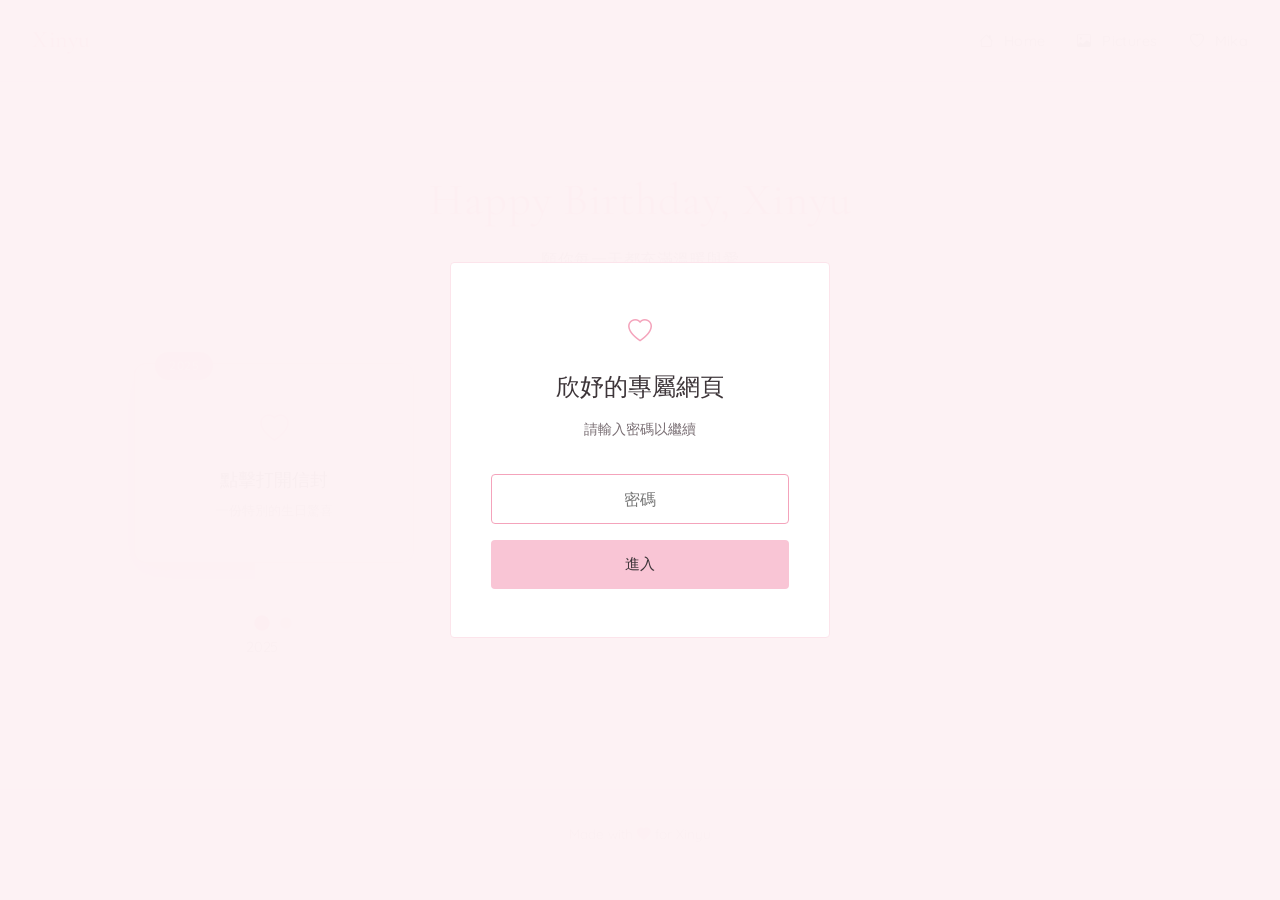
<file: index.html>
<!DOCTYPE html>
<html lang="en">
<head>
    <meta charset="UTF-8">
    <meta name="viewport" content="width=device-width, initial-scale=1.0">
    <title>xinyu</title>
    <link rel="icon" href="data:image/svg+xml,<svg xmlns='http://www.w3.org/2000/svg' viewBox='0 0 16 16'><text y='16'>❤️</text></svg>">
    <link href="https://fonts.googleapis.com/css2?family=Cormorant+Garamond:wght@300;400;500;600&family=Quicksand:wght@300;400;500&display=swap" rel="stylesheet">
    <link rel="stylesheet" href="https://cdn.jsdelivr.net/npm/bootstrap-icons@1.10.5/font/bootstrap-icons.css">
    <style>
        :root {
            --pink-50: #fdf2f5;
            --pink-100: #fce4eb;
            --pink-200: #f9c5d5;
            --pink-300: #f4a3bb;
            --pink-400: #ec7a9e;
            --pink-500: #de5080;
            --text-primary: #3d3539;
            --text-secondary: #7a6f74;
            --white: #ffffff;
        }

        * {
            margin: 0;
            padding: 0;
            box-sizing: border-box;
        }

        body {
            background-color: var(--pink-50);
            font-family: 'Quicksand', sans-serif;
            color: var(--text-primary);
            min-height: 100vh;
            line-height: 1.7;
        }

        .navbar {
            background-color: var(--white);
            padding: 1.25rem 2rem;
            display: flex;
            align-items: center;
            justify-content: space-between;
            border-bottom: 1px solid var(--pink-100);
            position: sticky;
            top: 0;
            z-index: 100;
        }

        .navbar-brand {
            font-family: 'Cormorant Garamond', serif;
            font-size: 1.5rem;
            font-weight: 500;
            color: var(--pink-400);
            text-decoration: none;
            letter-spacing: 0.5px;
        }

        .navbar-nav {
            display: flex;
            gap: 2rem;
            list-style: none;
        }

        .nav-link {
            color: var(--text-secondary);
            text-decoration: none;
            font-size: 0.9rem;
            font-weight: 400;
            transition: color 0.3s ease;
            letter-spacing: 0.3px;
        }

        .nav-link:hover {
            color: var(--pink-400);
        }

        .nav-link i {
            margin-right: 0.4rem;
        }

        .content-section {
            max-width: 1100px;
            margin: 0 auto;
            padding: 80px 24px;
        }

        .birthday-title {
            font-family: 'Cormorant Garamond', serif;
            font-size: 2.8rem;
            font-weight: 400;
            color: var(--pink-400);
            text-align: center;
            margin-bottom: 0.5rem;
            letter-spacing: 1px;
        }

        .subtitle {
            text-align: center;
            color: var(--text-secondary);
            font-size: 1rem;
            font-weight: 300;
            margin-bottom: 60px;
            letter-spacing: 0.5px;
        }

        .envelope-stack-container {
            display: flex;
            flex-direction: row;
            align-items: flex-start;
            gap: 60px;
            margin: 0 auto;
        }

        .envelope-wrapper {
            display: flex;
            flex-direction: column;
            align-items: center;
            flex-shrink: 0;
        }

        .envelope-stack {
            position: relative;
            width: 320px;
            height: 260px;
            display: flex;
            justify-content: center;
            align-items: center;
        }

        .envelope-container {
            position: absolute;
            width: 280px;
            cursor: pointer;
            transition: transform 0.6s cubic-bezier(0.34, 1.56, 0.64, 1),
                        opacity 0.5s ease,
                        filter 0.4s ease;
            will-change: transform;
        }

        .envelope-container {
            transform: scale(0.85) translateY(20px);
            opacity: 0.5;
            filter: blur(2px);
            z-index: 1;
        }

        .envelope-container.active {
            transform: scale(1) translateY(0);
            opacity: 1;
            filter: blur(0);
            z-index: 10;
        }

        .envelope-container.active:hover {
            transform: scale(1.02) translateY(-8px);
        }

        .envelope {
            width: 100%;
            height: 200px;
            background-color: var(--white);
            border: 1px solid var(--pink-200);
            border-radius: 12px;
            position: relative;
            display: flex;
            flex-direction: column;
            justify-content: center;
            align-items: center;
            transition: border-color 0.4s ease,
                        box-shadow 0.5s cubic-bezier(0.25, 0.46, 0.45, 0.94);
            box-shadow: 0 4px 15px rgba(242, 122, 154, 0.08);
        }

        .envelope-container.active .envelope {
            box-shadow: 0 15px 40px rgba(242, 122, 154, 0.18),
                        0 5px 15px rgba(242, 122, 154, 0.1);
        }

        .envelope-container.active:hover .envelope {
            border-color: var(--pink-300);
            box-shadow: 0 20px 50px rgba(242, 122, 154, 0.22),
                        0 8px 20px rgba(242, 122, 154, 0.12);
        }

        .envelope-year {
            position: absolute;
            top: -12px;
            left: 20px;
            background-color: var(--pink-200);
            color: var(--text-primary);
            padding: 4px 14px;
            border-radius: 20px;
            font-size: 0.75rem;
            font-weight: 500;
            letter-spacing: 0.5px;
            transition: background-color 0.3s ease, transform 0.3s ease;
        }

        .envelope-container.active .envelope-year {
            background-color: var(--pink-300);
            color: var(--white);
        }

        .heart-seal {
            font-size: 1.8rem;
            color: var(--pink-300);
            margin-bottom: 12px;
            transition: transform 0.4s cubic-bezier(0.34, 1.56, 0.64, 1), color 0.3s ease;
        }

        .envelope-container.active:hover .heart-seal {
            transform: scale(1.15);
            color: var(--pink-400);
        }

        .envelope h3 {
            font-family: 'Cormorant Garamond', serif;
            font-size: 1.1rem;
            font-weight: 400;
            color: var(--text-primary);
            margin-bottom: 4px;
        }

        .envelope p {
            font-size: 0.8rem;
            color: var(--text-secondary);
            font-weight: 300;
        }

        .envelope-nav {
            display: flex;
            gap: 12px;
            margin-top: 24px;
        }

        .envelope-dot {
            width: 12px;
            height: 12px;
            border-radius: 50%;
            background-color: var(--pink-200);
            border: 2px solid var(--pink-200);
            cursor: pointer;
            transition: all 0.3s cubic-bezier(0.34, 1.56, 0.64, 1);
            position: relative;
        }

        .envelope-dot:hover {
            background-color: var(--pink-300);
            border-color: var(--pink-300);
            transform: scale(1.2);
        }

        .envelope-dot.active {
            background-color: var(--pink-400);
            border-color: var(--pink-400);
            transform: scale(1.3);
        }

        .envelope-dot::after {
            content: attr(data-year);
            position: absolute;
            bottom: -24px;
            left: 50%;
            transform: translateX(-50%);
            font-size: 0.7rem;
            color: var(--text-secondary);
            white-space: nowrap;
            opacity: 0;
            transition: opacity 0.3s ease;
        }

        .envelope-dot:hover::after,
        .envelope-dot.active::after {
            opacity: 1;
        }

        .close-envelope {
            position: absolute;
            top: 12px;
            right: 12px;
            background: var(--pink-100);
            color: var(--pink-400);
            border: none;
            border-radius: 50%;
            width: 28px;
            height: 28px;
            font-size: 14px;
            cursor: pointer;
            transition: all 0.3s ease;
            display: flex;
            align-items: center;
            justify-content: center;
            opacity: 0;
            transform: scale(0);
        }

        .close-envelope:hover {
            background: var(--pink-200);
        }

        .envelope-opened .close-envelope {
            opacity: 1;
            transform: scale(1);
        }

        .envelope-opened {
            transform: translateX(-10%) scale(0.98) !important;
            z-index: 20 !important;
        }

        .envelope-opened .envelope {
            border-color: var(--pink-300);
            box-shadow: 0 12px 35px rgba(242, 122, 154, 0.2),
                        0 4px 12px rgba(242, 122, 154, 0.1);
        }

        .envelopes-hidden .envelope-container:not(.envelope-opened) {
            opacity: 0.2;
            pointer-events: none;
            filter: blur(1px);
            transition: opacity 0.5s ease, filter 0.5s ease, transform 0.5s ease;
        }

        .envelope-content {
            flex: 1;
            opacity: 0;
            transform: translateY(20px) scale(0.98);
            transition: opacity 0.6s cubic-bezier(0.25, 0.46, 0.45, 0.94),
                        transform 0.6s cubic-bezier(0.25, 0.46, 0.45, 0.94);
            display: none;
        }

        .envelope-content.show {
            opacity: 1;
            transform: translateY(0) scale(1);
            display: block;
        }

        .message-card {
            background-color: var(--white);
            border: 1px solid var(--pink-100);
            border-radius: 12px;
            padding: 40px;
            box-shadow: 0 8px 30px rgba(242, 122, 154, 0.08);
            transition: box-shadow 0.4s ease;
        }

        .message-card:hover {
            box-shadow: 0 12px 40px rgba(242, 122, 154, 0.12);
        }

        .message-card .card-header {
            text-align: center;
            margin-bottom: 24px;
            padding-bottom: 24px;
            border-bottom: 1px solid var(--pink-100);
        }

        .message-card .card-header i {
            font-size: 1.2rem;
            color: var(--pink-300);
            margin-bottom: 8px;
            display: block;
        }

        .message-card .card-header h3 {
            font-family: 'Cormorant Garamond', serif;
            font-size: 1.6rem;
            font-weight: 400;
            color: var(--text-primary);
        }

        .message-card .lead {
            font-size: 0.95rem;
            color: var(--text-secondary);
            line-height: 2;
            margin-bottom: 24px;
            font-weight: 300;
        }

        .message-card .signature {
            text-align: right;
            font-size: 0.85rem;
            color: var(--text-secondary);
            font-style: italic;
        }

        .message-card .birthday-wish {
            text-align: center;
            color: var(--pink-400);
            font-weight: 500;
            margin: 20px 0;
            font-size: 1rem;
        }

        .message-card .birthday-wish i {
            color: var(--pink-300);
        }

        .password-modal {
            position: fixed;
            top: 0;
            left: 0;
            width: 100%;
            height: 100%;
            background-color: rgba(253, 242, 244, 0.98);
            display: flex;
            justify-content: center;
            align-items: center;
            z-index: 9999;
        }

        .password-container {
            background: var(--white);
            padding: 48px 40px;
            border-radius: 4px;
            border: 1px solid var(--pink-100);
            width: 90%;
            max-width: 380px;
            text-align: center;
        }

        .password-title {
            font-family: 'Cormorant Garamond', serif;
            color: var(--text-primary);
            font-size: 1.5rem;
            font-weight: 400;
            margin-bottom: 8px;
        }

        .password-subtitle {
            color: var(--text-secondary);
            font-size: 0.9rem;
            margin-bottom: 32px;
            font-weight: 300;
        }

        .password-input {
            width: 100%;
            padding: 14px 18px;
            border: 1px solid var(--pink-200);
            border-radius: 4px;
            margin-bottom: 16px;
            font-size: 1rem;
            font-family: 'Quicksand', sans-serif;
            text-align: center;
            transition: all 0.3s ease;
            background-color: var(--pink-50);
        }

        .password-input:focus {
            outline: none;
            border-color: var(--pink-300);
            background-color: var(--white);
        }

        .password-button {
            width: 100%;
            background-color: var(--pink-200);
            color: var(--text-primary);
            border: none;
            padding: 14px 24px;
            border-radius: 4px;
            font-weight: 500;
            cursor: pointer;
            transition: all 0.3s ease;
            font-family: 'Quicksand', sans-serif;
            font-size: 0.95rem;
            letter-spacing: 0.3px;
        }

        .password-button:hover {
            background-color: var(--pink-300);
            color: var(--white);
        }

        .password-error {
            color: var(--pink-500);
            background-color: var(--pink-100);
            padding: 10px 16px;
            border-radius: 4px;
            margin-top: 16px;
            display: none;
            font-size: 0.85rem;
        }

        .heart-icon {
            font-size: 1.5rem;
            color: var(--pink-300);
            margin-bottom: 16px;
            display: block;
        }

        .footer {
            background-color: var(--white);
            padding: 32px 24px;
            text-align: center;
            border-top: 1px solid var(--pink-100);
            margin-top: 80px;
        }

        .footer p {
            color: var(--text-secondary);
            font-size: 0.85rem;
            font-weight: 300;
        }

        .footer i {
            color: var(--pink-300);
        }

        .card-confetti {
            position: fixed;
            width: 6px;
            height: 6px;
            background-color: var(--pink-300);
            position: absolute;
            top: -10px;
            border-radius: 50%;
            z-index: 10;
        }

        @media (max-width: 768px) {
            .navbar {
                padding: 1rem;
            }

            .navbar-nav {
                gap: 1rem;
            }

            .nav-link span {
                display: none;
            }

            .birthday-title {
                font-size: 2rem;
            }

            .envelope-stack-container {
                flex-direction: column;
                align-items: center;
            }

            .envelope-wrapper {
                width: 100%;
            }

            .envelope-stack {
                width: 100%;
                height: 240px;
                display: flex;
                justify-content: center;
            }

            .envelope-container {
                width: 260px;
            }

            .envelope-content {
                width: 100%;
                padding: 0;
                margin-top: 20px;
            }

            .message-card {
                padding: 24px;
            }

            .envelope-nav {
                margin-top: 20px;
            }
        }

        @keyframes fadeIn {
            from { opacity: 0; transform: translateY(10px); }
            to { opacity: 1; transform: translateY(0); }
        }

        .animate-in {
            animation: fadeIn 0.6s ease forwards;
        }
    </style>
</head>
<body>
    <div class="password-modal" id="passwordModal">
        <div class="password-container">
            <i class="bi bi-heart heart-icon"></i>
            <h2 class="password-title">欣妤的專屬網頁</h2>
            <p class="password-subtitle">請輸入密碼以繼續</p>
            <form id="passwordForm">
                <input type="password" id="passwordInput" class="password-input" placeholder="密碼" required>
                <button type="submit" class="password-button">進入</button>
                <div class="password-error" id="passwordError">
                    密碼錯誤，請重試
                </div>
            </form>
        </div>
    </div>

    <nav class="navbar">
        <a class="navbar-brand" href="./index.html">Xinyu</a>
        <ul class="navbar-nav">
            <li>
                <a class="nav-link" href="./index.html">
                    <i class="bi bi-house"></i> <span>Home</span>
                </a>
            </li>
            <li>
                <a class="nav-link" href="./about.html">
                    <i class="bi bi-image"></i> <span>Pictures</span>
                </a>
            </li>
            <li>
                <a class="nav-link" href="./mika.html">
                    <i class="bi bi-heart"></i> <span>Mika</span>
                </a>
            </li>
        </ul>
    </nav>

    <div class="content-section">
        <div class="animate-in">
            <h1 class="birthday-title">Happy Birthday, Xinyu</h1>
            <p class="subtitle">願你每一天都充滿溫暖與愛</p>
        </div>
        
        <div class="envelope-stack-container" id="envelopeStackContainer">
            <div class="envelope-wrapper">
                <div class="envelope-stack" id="envelopeStack">
                    <div class="envelope-container active" id="envelopeContainer2025" data-year="2025">
                        <div class="envelope" id="envelope2025">
                            <div class="envelope-year">2025</div>
                            <i class="bi bi-heart heart-seal"></i>
                            <h3>點擊打開信封</h3>
                            <p>一份特別的生日驚喜</p>
                        </div>
                        <button class="close-envelope" id="closeEnvelope2025">
                            <i class="bi bi-x"></i>
                        </button>
                    </div>
                    
                    <div class="envelope-container" id="envelopeContainer2022" data-year="2022">
                        <div class="envelope" id="envelope2022">
                            <div class="envelope-year">2022</div>
                            <i class="bi bi-heart heart-seal"></i>
                            <h3>點擊打開信封</h3>
                            <p>一份特別的生日驚喜</p>
                        </div>
                        <button class="close-envelope" id="closeEnvelope2022">
                            <i class="bi bi-x"></i>
                        </button>
                    </div>
                </div>
                
                <div class="envelope-nav" id="envelopeNav">
                    <div class="envelope-dot active" data-year="2025"></div>
                    <div class="envelope-dot" data-year="2022"></div>
                </div>
            </div>
            
            <div class="envelope-content" id="envelopeContent2025">
                <div class="message-card" id="messageCard2025">
                </div>
            </div>
            
            <div class="envelope-content" id="envelopeContent2022">
                <div class="message-card" id="messageCard2022">
                </div>
            </div>
        </div>
    </div>

    <footer class="footer">
        <p>Made with <i class="bi bi-heart-fill"></i> for Xinyu</p>
    </footer>

    <script>
        document.addEventListener('DOMContentLoaded', function() {
            const _$c = {
                _2025: [60,100,105,118,32,99,108,97,115,115,61,34,99,97,114,100,45,104,101,97,100,101,114,34,62,60,105,32,99,108,97,115,115,61,34,98,105,32,98,105,45,104,101,97,114,116,34,62,60,47,105,62,60,104,51,62,35242,24859,30340,27427,22948,60,47,104,51,62,60,47,100,105,118,62,60,112,32,99,108,97,115,115,61,34,108,101,97,100,34,62,36317,38626,19978,27425,20570,32178,38913,32102,20320,27794,24819,21040,24050,32147,36942,20102,51,24180,65292,36889,27425,25105,25226,32178,38913,22823,32763,26032,20570,30340,26356,31934,32251,22909,30475,65292,24076,26395,20320,26371,21916,27489,12290,26178,38291,19981,31561,20154,65292,22914,20170,25105,20497,20063,37117,24478,22823,23416,29983,35722,25104,20102,30740,31350,29983,65292,25105,20170,24180,20063,35201,21435,24037,20316,20102,65288,25165,26377,37666,36023,29983,26085,31150,29289,32102,20320,65289,12290,60,47,112,62,60,112,32,99,108,97,115,115,61,34,108,101,97,100,34,62,38614,28982,29983,27963,36234,20358,36234,24537,65292,20294,35201,35352,24471,24448,24460,30340,27599,22825,20063,35201,20445,25345,38283,24515,20581,24247,12290,26410,20358,30340,26085,23376,21487,33021,26371,38754,33256,26356,22810,30340,25361,25136,65292,21029,25812,24515,65292,25105,20063,26371,38506,33879,20320,19968,36215,38754,23565,12290,24076,26395,25105,20497,26410,20358,30340,29983,27963,21487,20197,36234,20358,36234,22909,65292,28982,24460,35352,24471,20445,25345,36939,21205,65292,32380,32396,25361,25136,39340,25289,26494,12290,60,47,112,62,60,112,32,99,108,97,115,115,61,34,108,101,97,100,34,62,26368,24460,65292,31069,20320,29983,26085,24555,27138,65292,24179,23433,20581,24247,65281,24859,20320,65374,60,47,112,62,60,112,32,99,108,97,115,115,61,34,98,105,114,116,104,100,97,121,45,119,105,115,104,34,62,29983,26085,24555,27138,32,60,105,32,99,108,97,115,115,61,34,98,105,32,98,105,45,104,101,97,114,116,45,102,105,108,108,34,62,60,47,105,62,60,47,112,62,60,112,32,99,108,97,115,115,61,34,115,105,103,110,97,116,117,114,101,34,62,38515,20896,36562,32,183,32,50,48,50,53,47,51,47,56,60,47,112,62],
                _2022: [60,100,105,118,32,99,108,97,115,115,61,34,99,97,114,100,45,104,101,97,100,101,114,34,62,60,105,32,99,108,97,115,115,61,34,98,105,32,98,105,45,104,101,97,114,116,34,62,60,47,105,62,60,104,51,62,35242,24859,30340,27427,22948,60,47,104,51,62,60,47,100,105,118,62,60,112,32,99,108,97,115,115,61,34,108,101,97,100,34,62,20170,22825,26159,20320,30340,29983,26085,65292,35352,24471,21435,24180,25105,29983,26085,26178,65292,20320,26159,31532,19968,20491,20659,35338,24687,32102,25105,30340,65292,37027,26178,20505,30340,25105,38754,33256,33879,35506,26989,21644,21319,23416,30340,22739,21147,65292,20320,30340,19968,21477,29983,26085,24555,27138,65292,24118,32102,29983,27963,22312,36855,24792,29983,27963,21644,22739,21147,20013,30340,25105,28331,26262,65292,37027,26178,20505,23601,35469,23450,20320,26159,25105,29983,21629,20013,29305,21029,30340,20154,12290,60,47,112,62,60,112,32,99,108,97,115,115,61,34,108,101,97,100,34,62,20170,22825,26159,20320,29983,26085,20195,34920,20320,21448,38263,22823,20102,19968,27506,65292,36942,21435,24190,20491,26376,25105,20497,37117,24456,24537,65292,20294,20037,20102,22909,20687,20063,25104,28858,20102,26085,24120,12290,26410,20358,30340,26085,23376,65292,20320,36681,21040,38651,27231,31995,65292,25105,20063,25104,28858,30740,31350,29983,65292,29983,27963,21487,33021,20063,22914,21516,20043,21069,19968,27171,20805,23526,65292,20294,27794,38364,20418,65292,25105,20497,36996,26159,33021,20598,29246,20986,20358,36208,36208,12290,60,47,112,62,60,112,32,99,108,97,115,115,61,34,108,101,97,100,34,62,38614,28982,25105,19968,30452,35201,20320,19981,35201,21741,21741,65292,20294,38627,36942,30340,26178,20505,21487,20197,20358,25214,25105,27794,38364,20418,25105,37117,26371,25910,30041,20320,30340,12290,36889,20123,25991,23383,26159,22312,21322,22812,23436,25104,30340,65292,24819,24517,20320,29694,22312,27491,22312,25265,33879,25105,30340,34915,26381,29087,30561,21543,65292,25105,21482,24819,36319,20320,35498,25105,24859,20320,65292,23601,22914,21516,20320,24859,25105,19968,27171,12290,38614,28982,26410,20358,30340,25361,25136,36996,24456,22810,65292,20294,20063,19981,38656,35201,21435,24819,37027,40636,22810,20102,65292,21191,25954,38754,23565,65292,25105,30456,20449,37117,33021,26377,26368,22909,30340,23433,25490,30340,65374,60,47,112,62,60,112,32,99,108,97,115,115,61,34,98,105,114,116,104,100,97,121,45,119,105,115,104,34,62,29983,26085,24555,27138,32,60,105,32,99,108,97,115,115,61,34,98,105,32,98,105,45,104,101,97,114,116,45,102,105,108,108,34,62,60,47,105,62,60,47,112,62,60,112,32,99,108,97,115,115,61,34,115,105,103,110,97,116,117,114,101,34,62,38515,20896,36562,32,183,32,50,48,50,50,47,51,47,55,60,47,112,62]
            };
            
            function _decode(arr) {
                return arr.map(function(c) { return String.fromCharCode(c); }).join('');
            }
            
            function loadCardContent() {
                const card2025 = document.getElementById('messageCard2025');
                const card2022 = document.getElementById('messageCard2022');
                if (card2025) card2025.innerHTML = _decode(_$c._2025);
                if (card2022) card2022.innerHTML = _decode(_$c._2022);
            }
            
            setupEnvelopeStack();
            
            function setupEnvelopeStack() {
                const envelopes = document.querySelectorAll('.envelope-container');
                const dots = document.querySelectorAll('.envelope-dot');
                
                envelopes.forEach((envelope) => {
                    const year = envelope.getAttribute('data-year');
                    
                    envelope.addEventListener('click', function() {
                        if (this.classList.contains('active') && !this.classList.contains('envelope-opened')) {
                            openEnvelope(year);
                        } else if (!this.classList.contains('active')) {
                            switchToEnvelope(year);
                        }
                    });
                    
                    const closeBtn = document.getElementById(`closeEnvelope${year}`);
                    closeBtn.addEventListener('click', function(e) {
                        e.stopPropagation();
                        closeEnvelope(year);
                    });
                });
                
                dots.forEach((dot) => {
                    dot.addEventListener('click', function() {
                        const year = this.getAttribute('data-year');
                        switchToEnvelope(year);
                    });
                });
            }
            
            function switchToEnvelope(year) {
                closeAllEnvelopes();
                
                document.querySelectorAll('.envelope-container').forEach(env => {
                    env.classList.remove('active');
                });
                document.querySelectorAll('.envelope-dot').forEach(dot => {
                    dot.classList.remove('active');
                });
                
                const targetEnvelope = document.getElementById(`envelopeContainer${year}`);
                const targetDot = document.querySelector(`.envelope-dot[data-year="${year}"]`);
                
                if (targetEnvelope) targetEnvelope.classList.add('active');
                if (targetDot) targetDot.classList.add('active');
            }
            
            function openEnvelope(year) {
                const envelope = document.getElementById(`envelopeContainer${year}`);
                const envelopeEl = document.getElementById(`envelope${year}`);
                const envelopeContent = document.getElementById(`envelopeContent${year}`);
                const stackContainer = document.getElementById('envelopeStackContainer');
                
                closeAllEnvelopes();
                
                envelope.classList.add('envelope-opened');
                envelopeEl.classList.add('envelope-opened');
                stackContainer.classList.add('envelopes-hidden');
                
                createConfetti();
                
                setTimeout(function() {
                    envelopeContent.classList.add('show');
                }, 200);
            }
            
            function closeEnvelope(year) {
                const envelope = document.getElementById(`envelopeContainer${year}`);
                const envelopeEl = document.getElementById(`envelope${year}`);
                const envelopeContent = document.getElementById(`envelopeContent${year}`);
                const stackContainer = document.getElementById('envelopeStackContainer');
                
                envelope.classList.remove('envelope-opened');
                envelopeEl.classList.remove('envelope-opened');
                envelopeContent.classList.remove('show');
                stackContainer.classList.remove('envelopes-hidden');
            }
            
            function closeAllEnvelopes() {
                document.querySelectorAll('.envelope-container').forEach(envelope => {
                    const year = envelope.getAttribute('data-year');
                    const envelopeEl = document.getElementById(`envelope${year}`);
                    const envelopeContent = document.getElementById(`envelopeContent${year}`);
                    
                    envelope.classList.remove('envelope-opened');
                    envelopeEl.classList.remove('envelope-opened');
                    envelopeContent.classList.remove('show');
                });
                
                document.getElementById('envelopeStackContainer').classList.remove('envelopes-hidden');
            }

            function createConfetti() {
                const colors = ['#f9c5d5', '#f4a3bb', '#fce4eb', '#ec7a9e'];
                const totalConfetti = 30;
                
                for (let i = 0; i < totalConfetti; i++) {
                    const confetti = document.createElement('div');
                    confetti.className = 'card-confetti';
                    confetti.style.backgroundColor = colors[Math.floor(Math.random() * colors.length)];
                    confetti.style.left = Math.random() * 100 + '%';
                    confetti.style.width = (Math.random() * 4 + 4) + 'px';
                    confetti.style.height = confetti.style.width;
                    
                    document.body.appendChild(confetti);
                    
                    const animation = confetti.animate([
                        { transform: 'translate3d(0,0,0)', opacity: 0.8 },
                        { transform: `translate3d(${Math.random() * 150 - 75}px, ${Math.random() * 300 + 300}px, 0)`, opacity: 0 }
                    ], {
                        duration: Math.random() * 2000 + 1500,
                        easing: 'cubic-bezier(0,0.9,0.57,1)',
                        delay: Math.random() * 500
                    });
                    
                    animation.onfinish = function() {
                        confetti.remove();
                    };
                }
            }


            const CORRECT_HASH = '355f911a631e4159237ce877e94f10757a6a563f5ad1d0aa7279bf488213dd0c';
            
            async function sha256(message) {
                const msgBuffer = new TextEncoder().encode(message);
                const hashBuffer = await crypto.subtle.digest('SHA-256', msgBuffer);
                const hashArray = Array.from(new Uint8Array(hashBuffer));
                const hashHex = hashArray.map(b => b.toString(16).padStart(2, '0')).join('');
                return hashHex;
            }
            
            const passwordForm = document.getElementById('passwordForm');
            const passwordInput = document.getElementById('passwordInput');
            const passwordError = document.getElementById('passwordError');
            const passwordModal = document.getElementById('passwordModal');
            const passwordContainer = document.querySelector('.password-container');
            
            if (sessionStorage.getItem('xinyuAuthenticated') === 'true') {
                passwordModal.style.display = 'none';
                loadCardContent();
            } else {
                let attempts = 0;
                const maxAttempts = 3;
                
                passwordForm.addEventListener('submit', async function(e) {
                    e.preventDefault();
                    const password = passwordInput.value;
                    const inputHash = await sha256(password);
                    
                    if (inputHash === CORRECT_HASH) {
                        sessionStorage.setItem('xinyuAuthenticated', 'true');
                        
                        loadCardContent();
                        
                        passwordModal.style.transition = 'opacity 0.6s ease';
                        passwordModal.style.opacity = '0';
                        setTimeout(() => {
                            passwordModal.style.display = 'none';
                        }, 600);
                    } else {
                        attempts++;
                        passwordError.style.display = 'block';
                        passwordInput.value = '';
                        passwordInput.focus();
                        
                        passwordContainer.style.animation = 'shake 0.4s ease';
                        setTimeout(() => {
                            passwordContainer.style.animation = '';
                        }, 400);
                        
                        if (attempts >= maxAttempts) {
                            setTimeout(function() {
                                window.location.href = "https://www.google.com";
                            }, 1000);
                        }
                    }
                });
                
                passwordInput.focus();
            }
        });
    </script>
    
    <style>
        @keyframes shake {
            0%, 100% { transform: translateX(0); }
            25% { transform: translateX(-5px); }
            75% { transform: translateX(5px); }
        }
    </style>
</body>
</html>
</file>
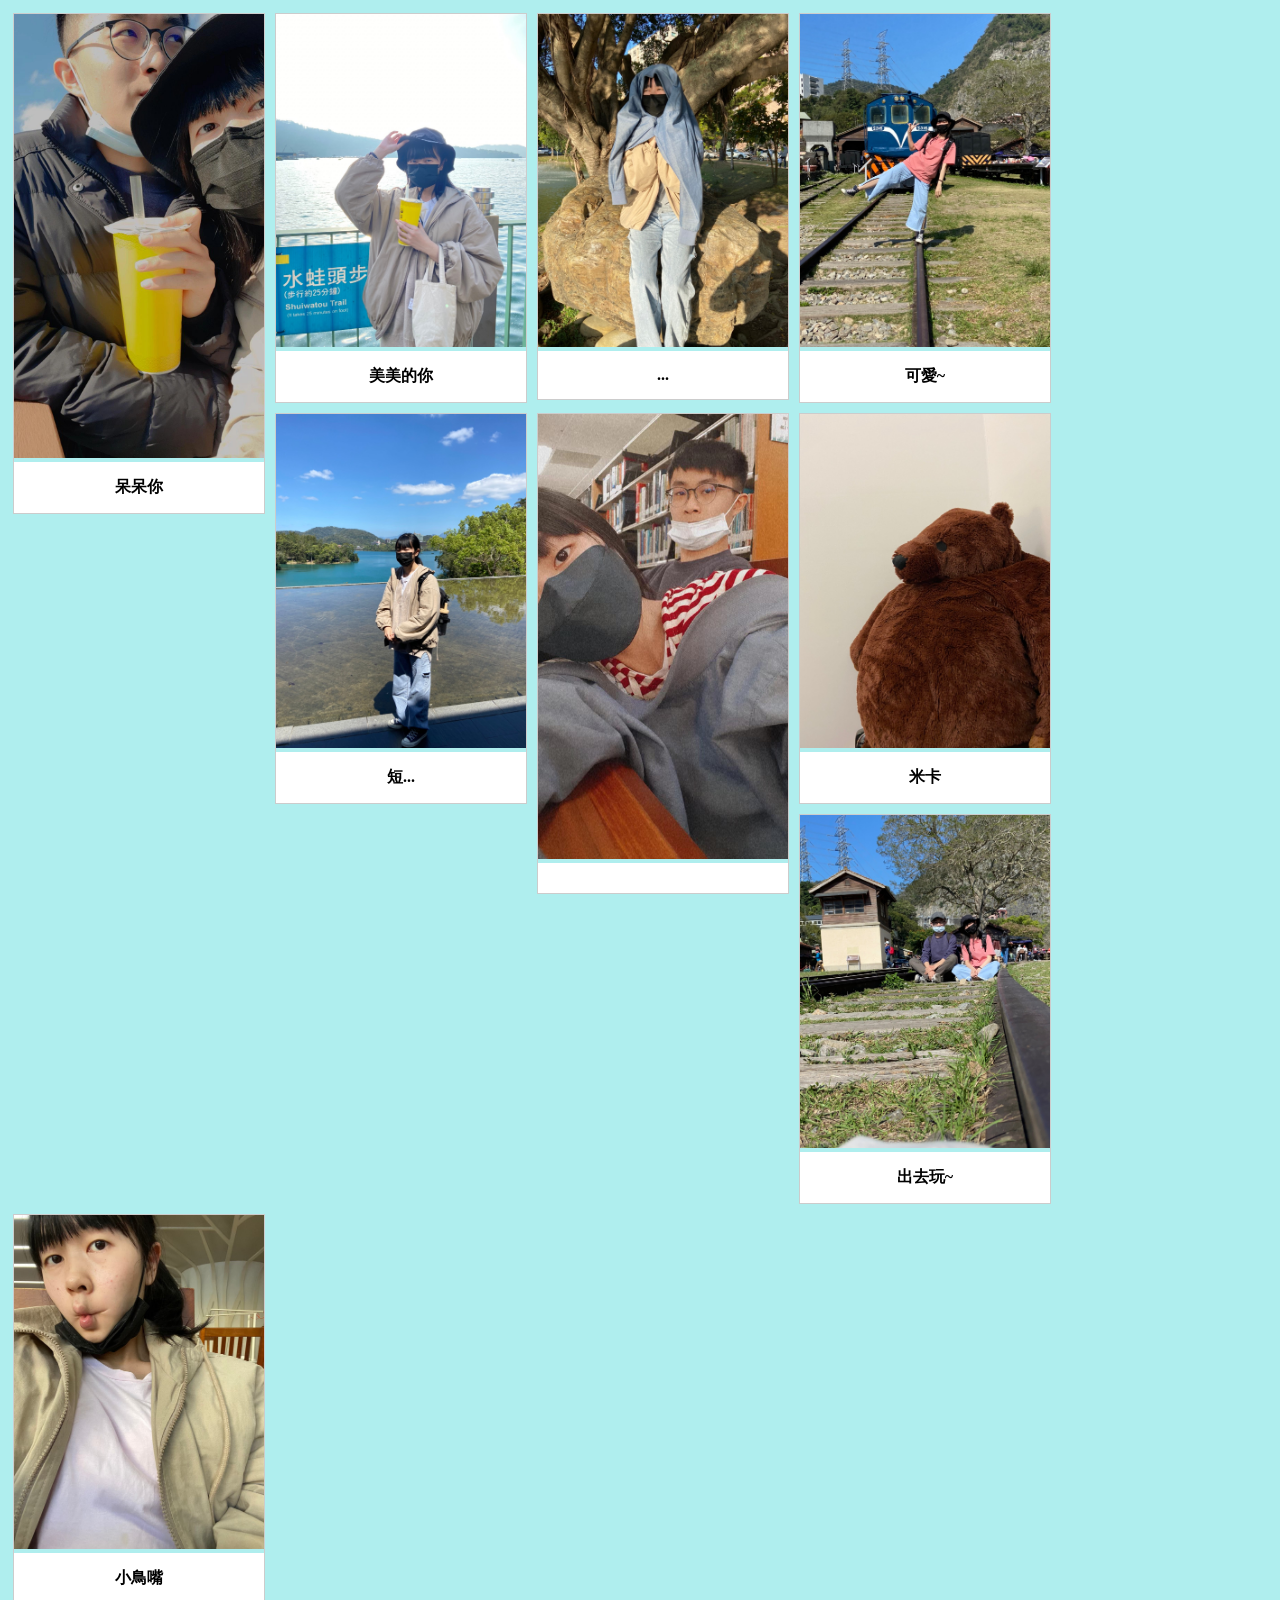
<file: pic/index.html>
<!DOCTYPE html>
<html>
<head>
<style>
body{
    background-color:paleturquoise;
}
div.gallery {
  margin: 5px;
  border: 1px solid #ccc;
  float: left;
  width: 250px;
}

div.gallery:hover {
  border: 1px solid #777;
}

div.gallery img {
  width: 100%;
  height: auto;
}

div.desc {
  padding: 15px;
  text-align: center;
  background-color: white;
  font-weight: bold;
}
</style>
</head>
<body>

<div class="gallery">
  <a target="_blank" href="./uspic/LINE_ALBUM_紀錄一下偶們ㄉ生活_220308.jpg">
    <img src="./uspic/LINE_ALBUM_紀錄一下偶們ㄉ生活_220308.jpg" alt="" width="600" height="400">
  </a>
  <div class="desc">呆呆你</div>
</div>

<div class="gallery">
  <a target="_blank" href="./uspic/LINE_ALBUM_紀錄一下偶們ㄉ生活_220308_0.jpg">
    <img src="./uspic/LINE_ALBUM_紀錄一下偶們ㄉ生活_220308_0.jpg" alt="" width="600" height="400">
  </a>
  <div class="desc">美美的你</div>
</div>
<div class="gallery">
  <a target="_blank" href="./uspic/LINE_ALBUM_紀錄一下偶們ㄉ生活_220309_200.jpg">
    <img src="./uspic/LINE_ALBUM_紀錄一下偶們ㄉ生活_220309_200.jpg" alt="" width="800" height="600">
  </a>
  <div class="desc">...</div>
</div>
<div class="gallery">
  <a target="_blank" href="./uspic/LINE_ALBUM_紀錄一下偶們ㄉ生活_220309_190.jpg">
    <img src="./uspic/LINE_ALBUM_紀錄一下偶們ㄉ生活_220309_190.jpg" alt="" width="800" height="600">
  </a>
  <div class="desc">可愛~</div>
</div>
<div class="gallery">
  <a target="_blank" href="./uspic/LINE_ALBUM_紀錄一下偶們ㄉ生活_220309_137.jpg">
    <img src="./uspic/LINE_ALBUM_紀錄一下偶們ㄉ生活_220309_137.jpg" alt="" width="800" height="600">
  </a>
  <div class="desc">短...</div>
</div>
<div class="gallery">
  <a target="_blank" href="./uspic/LINE_ALBUM_紀錄一下偶們ㄉ生活_220309_45.jpg">
    <img src="./uspic/LINE_ALBUM_紀錄一下偶們ㄉ生活_220309_45.jpg" alt="" width="800" height="600">
  </a>
  <div class="desc"></div>
</div>
<div class="gallery">
  <a target="_blank" href="./uspic/LINE_ALBUM_紀錄一下偶們ㄉ生活_220309_90.jpg">
    <img src="./uspic/LINE_ALBUM_紀錄一下偶們ㄉ生活_220309_90.jpg" alt="" width="800" height="600">
  </a>
  <div class="desc">米卡</div>
</div>
<div class="gallery">
  <a target="_blank" href="./uspic/LINE_ALBUM_紀錄一下偶們ㄉ生活_220309_191.jpg">
    <img src="./uspic/LINE_ALBUM_紀錄一下偶們ㄉ生活_220309_191.jpg" alt="" width="800" height="600">
  </a>
  <div class="desc">出去玩~</div>
</div>
<div class="gallery">
  <a target="_blank" href="./uspic/LINE_ALBUM_紀錄一下偶們ㄉ生活_220309_89.jpg">
    <img src="./uspic/LINE_ALBUM_紀錄一下偶們ㄉ生活_220309_89.jpg" alt="" width="800" height="600">
  </a>
  <div class="desc">小鳥嘴</div>
</div>


</body>
</html>
</file>
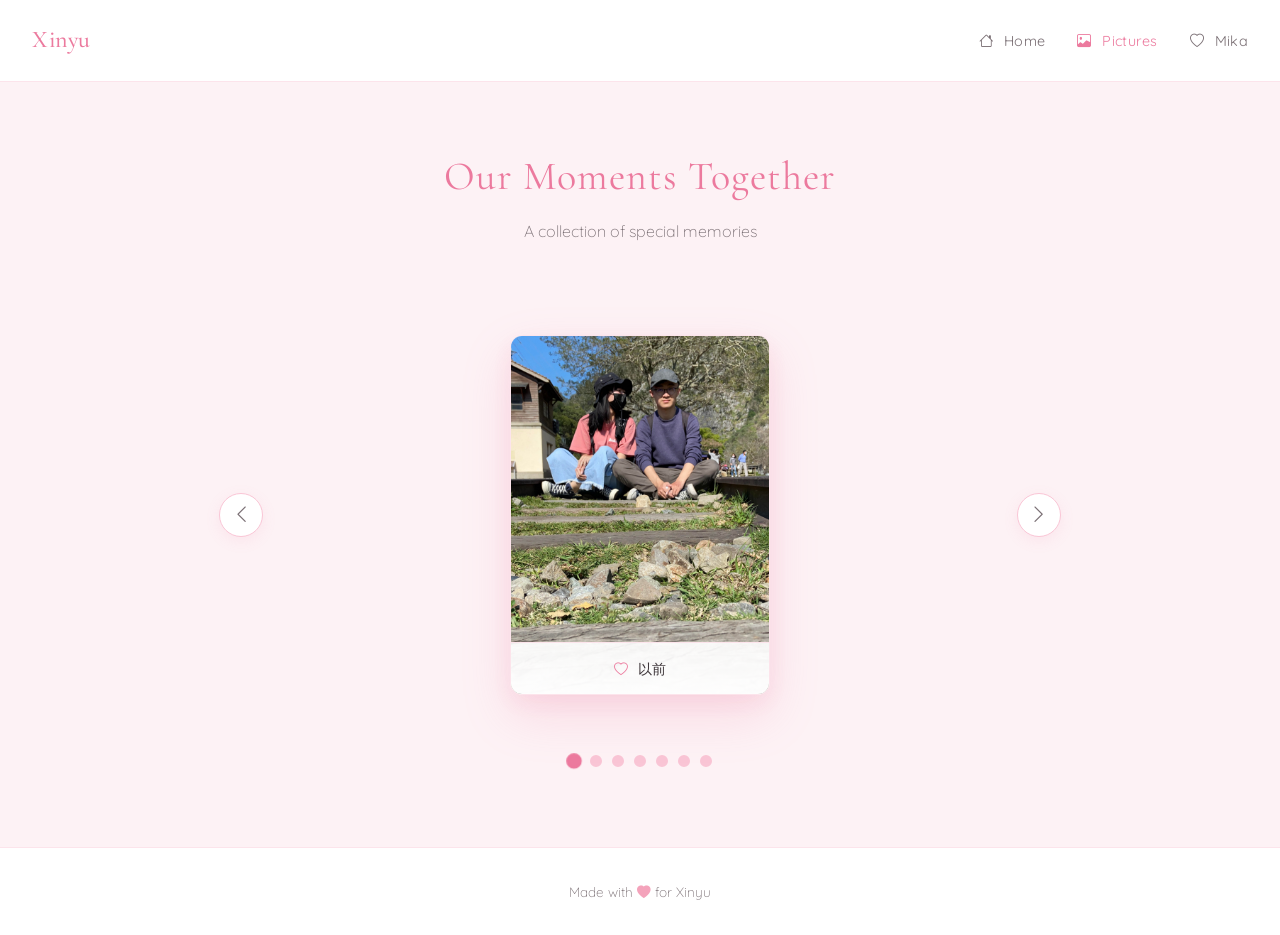
<file: about.html>
<!DOCTYPE html>
<html lang="en">
<head>
    <meta charset="UTF-8">
    <meta name="viewport" content="width=device-width, initial-scale=1.0">
    <title>Pictures - Xinyu</title>
    <link rel="icon" href="data:image/svg+xml,<svg xmlns='http://www.w3.org/2000/svg' viewBox='0 0 16 16'><text y='16'>❤️</text></svg>">
    <link href="https://fonts.googleapis.com/css2?family=Cormorant+Garamond:wght@300;400;500;600&family=Quicksand:wght@300;400;500&display=swap" rel="stylesheet">
    <link rel="stylesheet" href="https://cdn.jsdelivr.net/npm/bootstrap-icons@1.10.5/font/bootstrap-icons.css">
    <style>
        :root {
            --pink-50: #fdf2f5;
            --pink-100: #fce4eb;
            --pink-200: #f9c5d5;
            --pink-300: #f4a3bb;
            --pink-400: #ec7a9e;
            --pink-500: #de5080;
            --text-primary: #3d3539;
            --text-secondary: #7a6f74;
            --white: #ffffff;
        }

        * {
            margin: 0;
            padding: 0;
            box-sizing: border-box;
        }

        body {
            background-color: var(--pink-50);
            font-family: 'Quicksand', sans-serif;
            color: var(--text-primary);
            min-height: 100vh;
            line-height: 1.7;
        }

        /* Minimal Navbar */
        .navbar {
            background-color: var(--white);
            padding: 1.25rem 2rem;
            display: flex;
            align-items: center;
            justify-content: space-between;
            border-bottom: 1px solid var(--pink-100);
            position: sticky;
            top: 0;
            z-index: 100;
        }

        .navbar-brand {
            font-family: 'Cormorant Garamond', serif;
            font-size: 1.5rem;
            font-weight: 500;
            color: var(--pink-400);
            text-decoration: none;
            letter-spacing: 0.5px;
        }

        .navbar-nav {
            display: flex;
            gap: 2rem;
            list-style: none;
        }

        .nav-link {
            color: var(--text-secondary);
            text-decoration: none;
            font-size: 0.9rem;
            font-weight: 400;
            transition: color 0.3s ease;
            letter-spacing: 0.3px;
        }

        .nav-link:hover,
        .nav-link.active {
            color: var(--pink-400);
        }

        .nav-link i {
            margin-right: 0.4rem;
        }

        /* Page Header */
        .page-header {
            text-align: center;
            padding: 60px 24px 40px;
        }

        .page-header h1 {
            font-family: 'Cormorant Garamond', serif;
            font-size: 2.5rem;
            font-weight: 400;
            color: var(--pink-400);
            margin-bottom: 0.5rem;
            letter-spacing: 1px;
        }

        .page-header p {
            color: var(--text-secondary);
            font-size: 1rem;
            font-weight: 300;
        }

        /* Photo Gallery */
        .gallery-container {
            max-width: 1100px;
            margin: 0 auto;
            padding: 20px 24px 80px;
        }

        .gallery-wrapper {
            display: flex;
            flex-direction: column;
            align-items: center;
        }

        .photo-stack {
            display: flex;
            justify-content: center;
            align-items: center;
            min-height: 420px;
            position: relative;
            perspective: 1200px;
            width: 100%;
        }

        .photo-card {
            position: absolute;
            width: 260px;
            height: 360px;
            background: var(--white);
            border: 1px solid var(--pink-100);
            border-radius: 12px;
            overflow: hidden;
            transition: transform 0.6s cubic-bezier(0.34, 1.56, 0.64, 1),
                        box-shadow 0.5s cubic-bezier(0.25, 0.46, 0.45, 0.94),
                        border-color 0.4s ease,
                        opacity 0.5s ease,
                        filter 0.4s ease;
            cursor: pointer;
            box-shadow: 0 4px 15px rgba(236, 122, 158, 0.1);
            will-change: transform;
        }

        /* 非活躍的照片 - 縮小並在後面 */
        .photo-card {
            transform: scale(0.75) translateY(30px);
            opacity: 0.4;
            filter: blur(2px) grayscale(0.3);
            z-index: 1;
        }

        /* 活躍的照片 - 浮到前面 */
        .photo-card.active {
            transform: scale(1) translateY(0);
            opacity: 1;
            filter: blur(0) grayscale(0);
            z-index: 10;
            box-shadow: 0 20px 50px rgba(236, 122, 158, 0.2),
                        0 8px 20px rgba(236, 122, 158, 0.12);
        }

        .photo-card.active:hover {
            transform: scale(1.03) translateY(-10px);
            box-shadow: 0 25px 60px rgba(236, 122, 158, 0.25),
                        0 12px 25px rgba(236, 122, 158, 0.15);
            border-color: var(--pink-300);
        }

        .photo-card img {
            width: 100%;
            height: 100%;
            object-fit: cover;
            transition: transform 0.5s cubic-bezier(0.25, 0.46, 0.45, 0.94);
        }

        .photo-card.active:hover img {
            transform: scale(1.05);
        }

        .photo-card .photo-caption {
            position: absolute;
            bottom: 0;
            left: 0;
            right: 0;
            background: linear-gradient(to top, rgba(255, 255, 255, 0.98), rgba(255, 255, 255, 0.9));
            color: var(--text-primary);
            padding: 14px 12px;
            text-align: center;
            font-size: 0.85rem;
            font-weight: 400;
            transform: translateY(0);
            border-top: 1px solid var(--pink-100);
            opacity: 0;
            transition: opacity 0.4s ease;
        }

        .photo-card.active .photo-caption {
            opacity: 1;
        }

        .photo-caption i {
            color: var(--pink-400);
            margin-right: 6px;
            transition: transform 0.3s ease;
        }

        /* Navigation Dots */
        .photo-nav {
            display: flex;
            gap: 10px;
            margin-top: 30px;
            flex-wrap: wrap;
            justify-content: center;
            max-width: 300px;
        }

        .photo-dot {
            width: 12px;
            height: 12px;
            border-radius: 50%;
            background-color: var(--pink-200);
            border: 2px solid var(--pink-200);
            cursor: pointer;
            transition: all 0.3s cubic-bezier(0.34, 1.56, 0.64, 1);
        }

        .photo-dot:hover {
            background-color: var(--pink-300);
            border-color: var(--pink-300);
            transform: scale(1.2);
        }

        .photo-dot.active {
            background-color: var(--pink-400);
            border-color: var(--pink-400);
            transform: scale(1.3);
        }

        /* Arrow Navigation */
        .gallery-arrows {
            position: absolute;
            top: 50%;
            transform: translateY(-50%);
            width: 44px;
            height: 44px;
            border-radius: 50%;
            background: var(--white);
            border: 1px solid var(--pink-200);
            display: flex;
            align-items: center;
            justify-content: center;
            cursor: pointer;
            color: var(--text-secondary);
            font-size: 1.2rem;
            transition: all 0.3s cubic-bezier(0.25, 0.46, 0.45, 0.94);
            box-shadow: 0 4px 15px rgba(236, 122, 158, 0.1);
            z-index: 20;
        }

        .gallery-arrows:hover {
            background: var(--pink-100);
            border-color: var(--pink-300);
            color: var(--pink-400);
            transform: translateY(-50%) scale(1.1);
            box-shadow: 0 6px 20px rgba(236, 122, 158, 0.15);
        }

        .gallery-prev {
            left: 10%;
        }

        .gallery-next {
            right: 10%;
        }

        .gallery-prev:hover {
            transform: translateY(-50%) scale(1.1) translateX(-3px);
        }

        .gallery-next:hover {
            transform: translateY(-50%) scale(1.1) translateX(3px);
        }

        @keyframes heartBeat {
            0%, 100% { transform: scale(1); }
            25% { transform: scale(1.2); }
            50% { transform: scale(1); }
            75% { transform: scale(1.15); }
        }

        /* Image Modal */
        .image-modal {
            display: none;
            position: fixed;
            z-index: 1000;
            left: 0;
            top: 0;
            width: 100%;
            height: 100%;
            background-color: rgba(253, 242, 245, 0.98);
            opacity: 0;
            transition: opacity 0.4s cubic-bezier(0.25, 0.46, 0.45, 0.94);
            backdrop-filter: blur(10px);
        }

        .image-modal.show {
            opacity: 1;
        }

        .modal-content {
            position: absolute;
            top: 50%;
            left: 50%;
            transform: translate(-50%, -50%) scale(0.9);
            max-width: 85%;
            max-height: 80vh;
            object-fit: contain;
            border-radius: 12px;
            border: 1px solid var(--pink-100);
            transition: transform 0.5s cubic-bezier(0.34, 1.56, 0.64, 1),
                        opacity 0.4s ease;
            box-shadow: 0 20px 60px rgba(236, 122, 158, 0.2);
        }

        .image-modal.show .modal-content {
            transform: translate(-50%, -50%) scale(1);
        }

        .close {
            position: absolute;
            top: 24px;
            right: 32px;
            color: var(--text-secondary);
            font-size: 28px;
            cursor: pointer;
            transition: all 0.3s cubic-bezier(0.25, 0.46, 0.45, 0.94);
            background: var(--white);
            width: 44px;
            height: 44px;
            border-radius: 50%;
            display: flex;
            align-items: center;
            justify-content: center;
            border: 1px solid var(--pink-100);
            box-shadow: 0 4px 15px rgba(236, 122, 158, 0.1);
        }

        .close:hover {
            color: var(--pink-400);
            border-color: var(--pink-300);
            transform: rotate(90deg) scale(1.1);
            box-shadow: 0 6px 20px rgba(236, 122, 158, 0.15);
        }

        .nav-arrows {
            position: absolute;
            top: 50%;
            transform: translateY(-50%);
            color: var(--text-secondary);
            font-size: 1.5rem;
            cursor: pointer;
            transition: all 0.3s cubic-bezier(0.25, 0.46, 0.45, 0.94);
            background: var(--white);
            width: 52px;
            height: 52px;
            border-radius: 50%;
            display: flex;
            align-items: center;
            justify-content: center;
            border: 1px solid var(--pink-100);
            box-shadow: 0 4px 15px rgba(236, 122, 158, 0.1);
        }

        .nav-arrows:hover {
            color: var(--pink-400);
            border-color: var(--pink-300);
            transform: translateY(-50%) scale(1.1);
            box-shadow: 0 8px 25px rgba(236, 122, 158, 0.2);
        }

        .prev:hover {
            transform: translateY(-50%) scale(1.1) translateX(-3px);
        }

        .next:hover {
            transform: translateY(-50%) scale(1.1) translateX(3px);
        }

        .prev { left: 24px; }
        .next { right: 24px; }

        .caption-container {
            position: absolute;
            bottom: 32px;
            left: 50%;
            transform: translateX(-50%);
            background: var(--white);
            padding: 12px 24px;
            border-radius: 4px;
            border: 1px solid var(--pink-100);
            color: var(--text-primary);
            font-size: 0.9rem;
        }

        .loader {
            border: 2px solid var(--pink-100);
            border-radius: 50%;
            border-top: 2px solid var(--pink-400);
            width: 32px;
            height: 32px;
            animation: spin 0.8s linear infinite;
            position: absolute;
            top: 50%;
            left: 50%;
            margin: -16px 0 0 -16px;
            display: none;
        }

        @keyframes spin {
            0% { transform: rotate(0deg); }
            100% { transform: rotate(360deg); }
        }

        /* Footer */
        .footer {
            background-color: var(--white);
            padding: 32px 24px;
            text-align: center;
            border-top: 1px solid var(--pink-100);
        }

        .footer p {
            color: var(--text-secondary);
            font-size: 0.85rem;
            font-weight: 300;
        }

        .footer i {
            color: var(--pink-300);
        }

        /* Responsive */
        @media (max-width: 768px) {
            .navbar {
                padding: 1rem;
            }

            .navbar-nav {
                gap: 1rem;
            }

            .nav-link span {
                display: none;
            }

            .page-header h1 {
                font-size: 1.8rem;
            }

            .photo-card {
                width: 200px;
                height: 280px;
                border-radius: 8px;
            }

            .photo-stack {
                min-height: 360px;
            }

            .photo-card.active:hover {
                transform: scale(1.02) translateY(-8px);
            }

            .photo-card .photo-caption {
                padding: 10px 8px;
                font-size: 0.75rem;
            }

            .gallery-arrows {
                width: 36px;
                height: 36px;
                font-size: 1rem;
            }

            .gallery-prev {
                left: 5%;
            }

            .gallery-next {
                right: 5%;
            }

            .photo-nav {
                margin-top: 24px;
            }

            .photo-dot {
                width: 10px;
                height: 10px;
            }
        }

        /* Animation */
        @keyframes fadeIn {
            from { opacity: 0; transform: translateY(10px); }
            to { opacity: 1; transform: translateY(0); }
        }

        .animate-in {
            animation: fadeIn 0.6s ease forwards;
        }
    </style>
</head>
<body>
    <!-- Minimal Navbar -->
    <nav class="navbar">
        <a class="navbar-brand" href="./index.html">Xinyu</a>
        <ul class="navbar-nav">
            <li>
                <a class="nav-link" href="./index.html">
                    <i class="bi bi-house"></i> <span>Home</span>
                </a>
            </li>
            <li>
                <a class="nav-link active" href="./about.html">
                    <i class="bi bi-image"></i> <span>Pictures</span>
                </a>
            </li>
            <li>
                <a class="nav-link" href="./mika.html">
                    <i class="bi bi-heart"></i> <span>Mika</span>
                </a>
            </li>
        </ul>
    </nav>

    <div class="page-header animate-in">
        <h1>Our Moments Together</h1>
        <p>A collection of special memories</p>
    </div>

    <div class="gallery-container">
        <div class="gallery-wrapper">
            <div class="photo-stack" id="photoStack">
                <!-- Photos will be added here dynamically -->
                <div class="gallery-arrows gallery-prev" id="galleryPrev">
                    <i class="bi bi-chevron-left"></i>
                </div>
                <div class="gallery-arrows gallery-next" id="galleryNext">
                    <i class="bi bi-chevron-right"></i>
                </div>
            </div>
            <div class="photo-nav" id="photoNav">
                <!-- Navigation dots will be added here dynamically -->
            </div>
        </div>
    </div>

    <!-- Image Modal -->
    <div id="imageModal" class="image-modal">
        <span class="close"><i class="bi bi-x"></i></span>
        <div class="nav-arrows prev"><i class="bi bi-chevron-left"></i></div>
        <div class="nav-arrows next"><i class="bi bi-chevron-right"></i></div>
        <div class="loader" id="imageLoader"></div>
        <img class="modal-content" id="modalImage">
        <div class="caption-container" id="caption"></div>
    </div>

    <footer class="footer">
        <p>Made with <i class="bi bi-heart-fill"></i> for Xinyu</p>
    </footer>

    <script>
        document.addEventListener('DOMContentLoaded', function() {
            const photoData = [
                { src: './pic/together.jpg', caption: '以前' },
                { src: './pic/Mika.jpg', caption: 'Mika' },
                { src: './assets/1.jpg', caption: '馬拉松' },
                { src: './assets/2.jpg', caption: '短裙妹子' },
                { src: './assets/3.jpg', caption: '爬山' },
                { src: './assets/4.jpg', caption: '海邊' },
                { src: './assets/5.jpg', caption: '你' }
            ];
            
            const photoStack = document.getElementById('photoStack');
            const photoNav = document.getElementById('photoNav');
            let currentPhotoIndex = 0;
            
            // Create photo cards and navigation dots
            photoData.forEach((photo, index) => {
                // Create card
                const card = document.createElement('div');
                card.className = 'photo-card' + (index === 0 ? ' active' : '');
                card.setAttribute('data-index', index);
                
                const img = document.createElement('img');
                img.src = photo.src;
                img.alt = photo.caption;
                img.className = 'gallery-img';
                img.loading = 'lazy';
                
                const caption = document.createElement('div');
                caption.className = 'photo-caption';
                caption.innerHTML = `<i class="bi bi-heart"></i> ${photo.caption}`;
                
                card.appendChild(img);
                card.appendChild(caption);
                photoStack.insertBefore(card, photoStack.querySelector('.gallery-arrows'));
                
                // Create navigation dot
                const dot = document.createElement('div');
                dot.className = 'photo-dot' + (index === 0 ? ' active' : '');
                dot.setAttribute('data-index', index);
                photoNav.appendChild(dot);
                
                // Add click event to card
                card.addEventListener('click', function() {
                    if (this.classList.contains('active')) {
                        showImage(index);
                    } else {
                        switchToPhoto(index);
                    }
                });
                
                // Add click event to dot
                dot.addEventListener('click', function() {
                    switchToPhoto(index);
                });
            });
            
            // Arrow navigation
            document.getElementById('galleryPrev').addEventListener('click', function() {
                const newIndex = (currentPhotoIndex - 1 + photoData.length) % photoData.length;
                switchToPhoto(newIndex);
            });
            
            document.getElementById('galleryNext').addEventListener('click', function() {
                const newIndex = (currentPhotoIndex + 1) % photoData.length;
                switchToPhoto(newIndex);
            });
            
            function switchToPhoto(index) {
                currentPhotoIndex = index;
                
                // Update cards
                document.querySelectorAll('.photo-card').forEach((card, i) => {
                    card.classList.remove('active');
                    if (i === index) {
                        card.classList.add('active');
                    }
                });
                
                // Update dots
                document.querySelectorAll('.photo-dot').forEach((dot, i) => {
                    dot.classList.remove('active');
                    if (i === index) {
                        dot.classList.add('active');
                    }
                });
            }
            
            // Image modal functionality
            const modal = document.getElementById("imageModal");
            const modalImg = document.getElementById("modalImage");
            const closeBtn = document.querySelector(".close");
            const prevBtn = document.querySelector(".prev");
            const nextBtn = document.querySelector(".next");
            const captionText = document.getElementById("caption");
            const loader = document.getElementById("imageLoader");
            
            let modalIndex = 0;
            
            function showImage(index) {
                modalIndex = index;
                loader.style.display = "block";
                modalImg.style.opacity = 0;
                modalImg.src = photoData[index].src;
                captionText.textContent = photoData[index].caption;
                modal.style.display = "block";
                
                setTimeout(() => {
                    modal.classList.add("show");
                }, 10);
                
                modalImg.onload = function() {
                    loader.style.display = "none";
                    modalImg.style.opacity = 1;
                }
            }
            
            prevBtn.onclick = function(e) {
                e.stopPropagation();
                modalIndex = (modalIndex - 1 + photoData.length) % photoData.length;
                showImage(modalIndex);
            }
            
            nextBtn.onclick = function(e) {
                e.stopPropagation();
                modalIndex = (modalIndex + 1) % photoData.length;
                showImage(modalIndex);
            }
            
            function closeModal() {
                modal.classList.remove("show");
                setTimeout(() => {
                    modal.style.display = "none";
                    // Sync gallery to current modal image
                    switchToPhoto(modalIndex);
                }, 300);
            }
            
            closeBtn.onclick = closeModal;
            
            modal.onclick = function(event) {
                if (event.target === modal) {
                    closeModal();
                }
            }
            
            // Keyboard navigation
            document.addEventListener('keydown', function(e) {
                if (modal.style.display === "block") {
                    if (e.key === "ArrowLeft") {
                        modalIndex = (modalIndex - 1 + photoData.length) % photoData.length;
                        showImage(modalIndex);
                    }
                    else if (e.key === "ArrowRight") {
                        modalIndex = (modalIndex + 1) % photoData.length;
                        showImage(modalIndex);
                    }
                    else if (e.key === "Escape") {
                        closeModal();
                    }
                } else {
                    // Gallery keyboard navigation
                    if (e.key === "ArrowLeft") {
                        const newIndex = (currentPhotoIndex - 1 + photoData.length) % photoData.length;
                        switchToPhoto(newIndex);
                    }
                    else if (e.key === "ArrowRight") {
                        const newIndex = (currentPhotoIndex + 1) % photoData.length;
                        switchToPhoto(newIndex);
                    }
                }
            });
            
            // Touch swipe support
            let touchStartX = 0;
            let touchEndX = 0;
            
            modal.addEventListener('touchstart', function(e) {
                touchStartX = e.changedTouches[0].screenX;
            });
            
            modal.addEventListener('touchend', function(e) {
                touchEndX = e.changedTouches[0].screenX;
                handleSwipe();
            });
            
            function handleSwipe() {
                if (touchEndX < touchStartX - 50) {
                    modalIndex = (modalIndex + 1) % photoData.length;
                    showImage(modalIndex);
                }
                if (touchEndX > touchStartX + 50) {
                    modalIndex = (modalIndex - 1 + photoData.length) % photoData.length;
                    showImage(modalIndex);
                }
            }
        });
    </script>
</body>
</html>
</file>
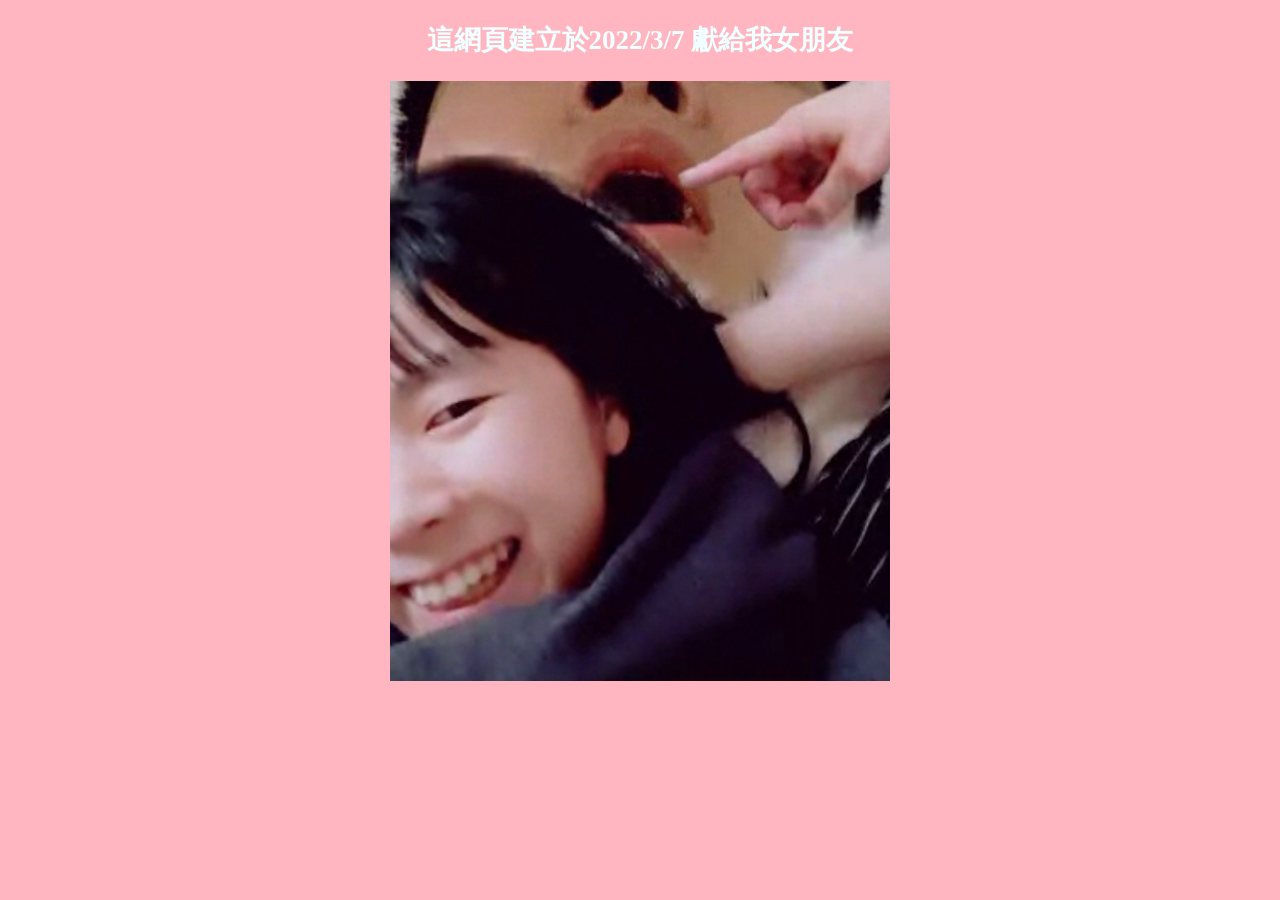
<file: pic/about.html>
<!DOCTYPE html>
<head>
    <title>About this page</title>
    <style>
        body{
            background-color: lightpink;
            color: azure;
            size: 20px;
            font-size: large;
            text-align: center;
        }
        img{
            width: 500px;
            height: 600px;
        }
    </style>
</head>
<body>
    <h2><b>這網頁建立於2022/3/7 獻給我女朋友</b></h2>
    <img src="./uspic/LINE_ALBUM_紀錄一下偶們ㄉ生活_220308_1.jpg">
</body>
</html>
</file>
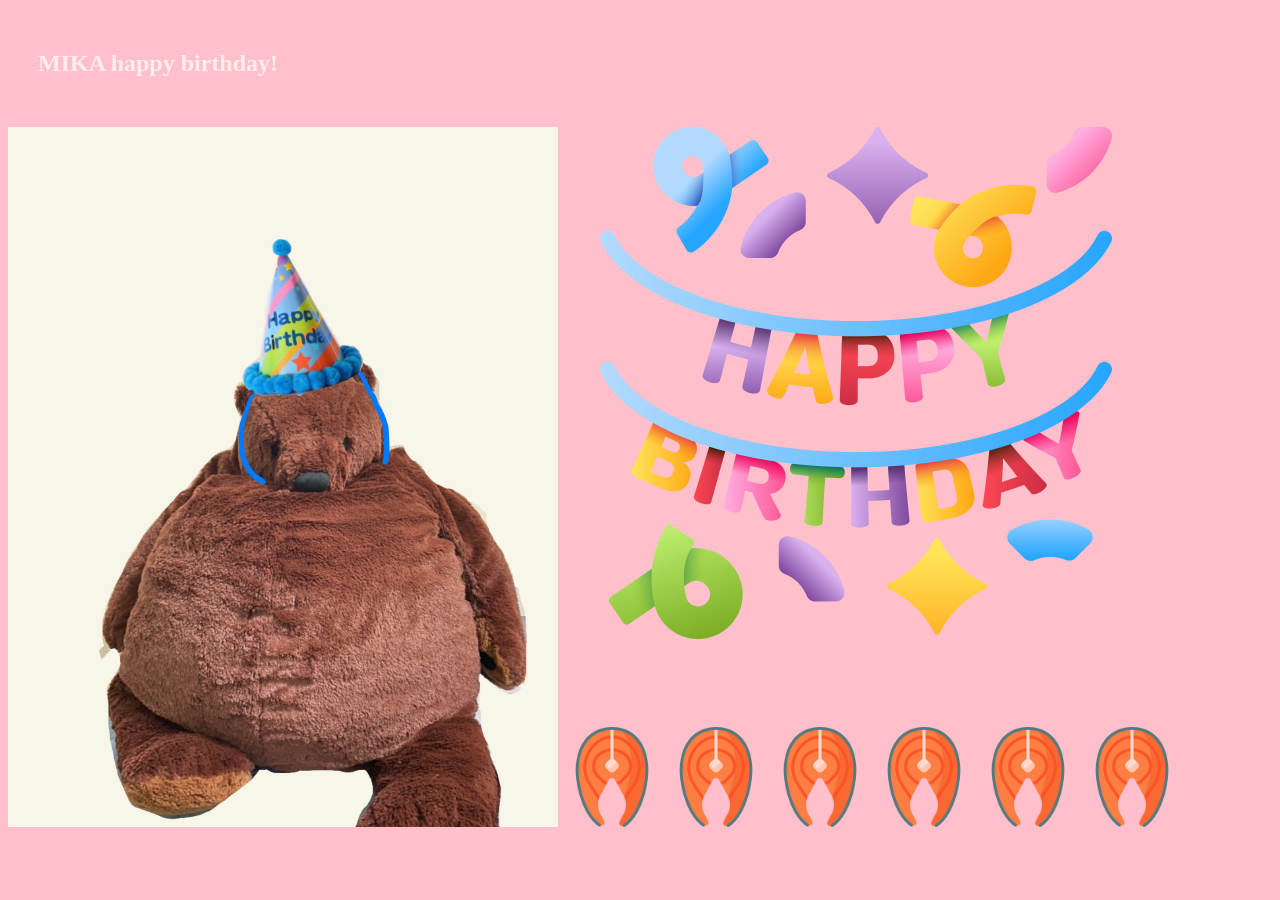
<file: pic/mika.html>
<!DOCTYPE html>
<head>
    <title></title>
    <style>
        .a{
            position: relative;
            width: 550px;
            height: 700px;
        }
        .b{
            position: relative;
            width: 100px;
            height: 100px;
        }
        .c{
            position: relative;
            width: 550px;
            height: 700px;
        }
        .d{
            position:absolute;
            left: 600px;
        }
        h2{
            color:floralwhite;
            background-color:pink;
            border-radius: 100px;
            width:450px;
            padding: 30px;
            opacity: 0.8;
            
        }
        body{
            background-color: pink;
            background-size:cover;
        }
    </style>
</head>
<body>
    <h2>MIKA happy birthday!</h2>
    <img src="./Mika.jpg" class="a">
    <img src="./salmon.png" class="b">
    <img src="./salmon.png" class="b">
    <img src="./salmon.png" class="b">
    <img src="./salmon.png" class="b">
    <img src="./salmon.png" class="b">
    <img src="./salmon.png" class="b">
    
    <img src="./happy-birthday.png" class="d">
</body>
</html>
</file>
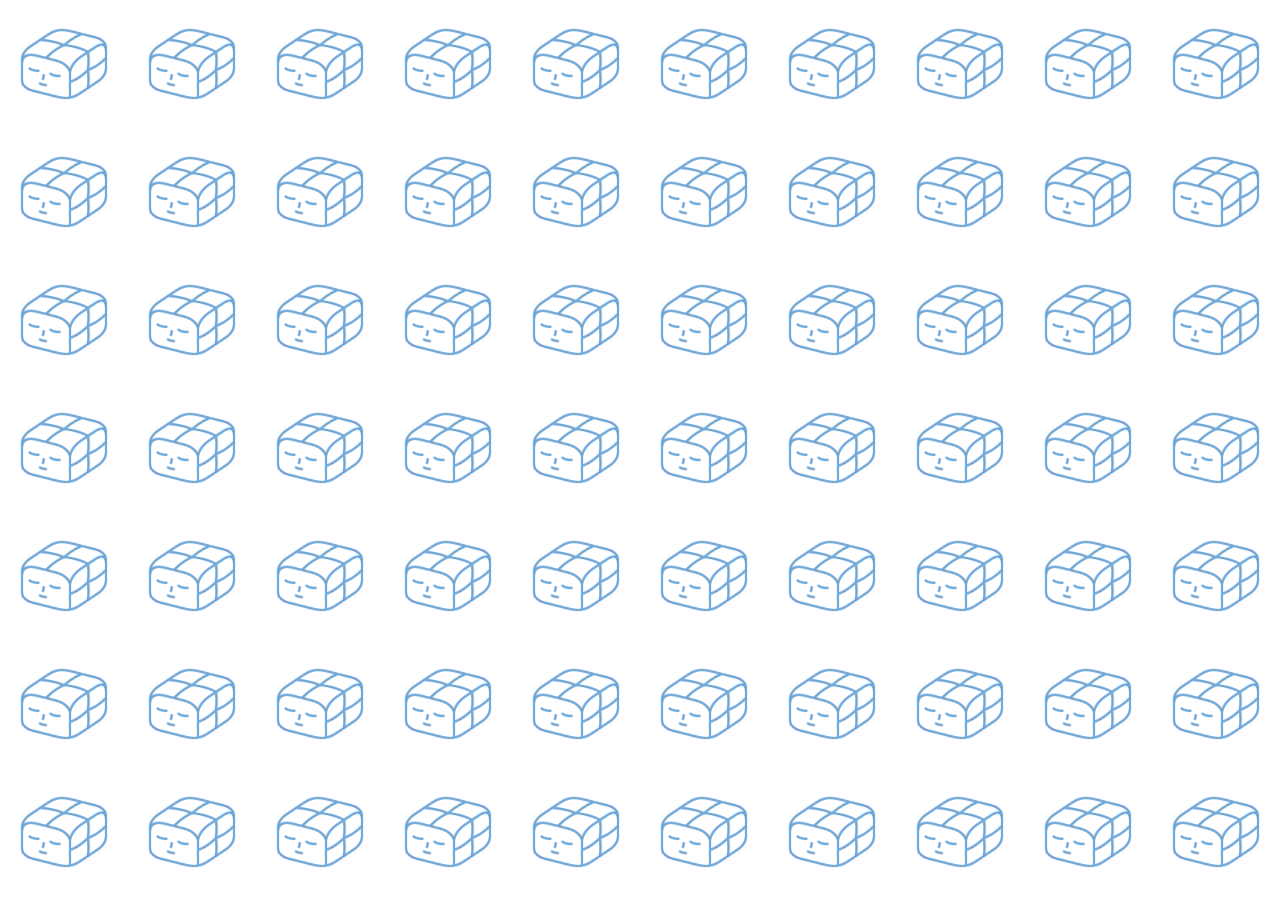
<file: pic/sur.html>
<!DOCTYPE html>
<head>
    <title></title>
    <style>
        body{
            background-image: url(../dofu.png);
            background-size: 10%;
        }
    </style>
</head>
<body>

</body>
</html>
</file>
